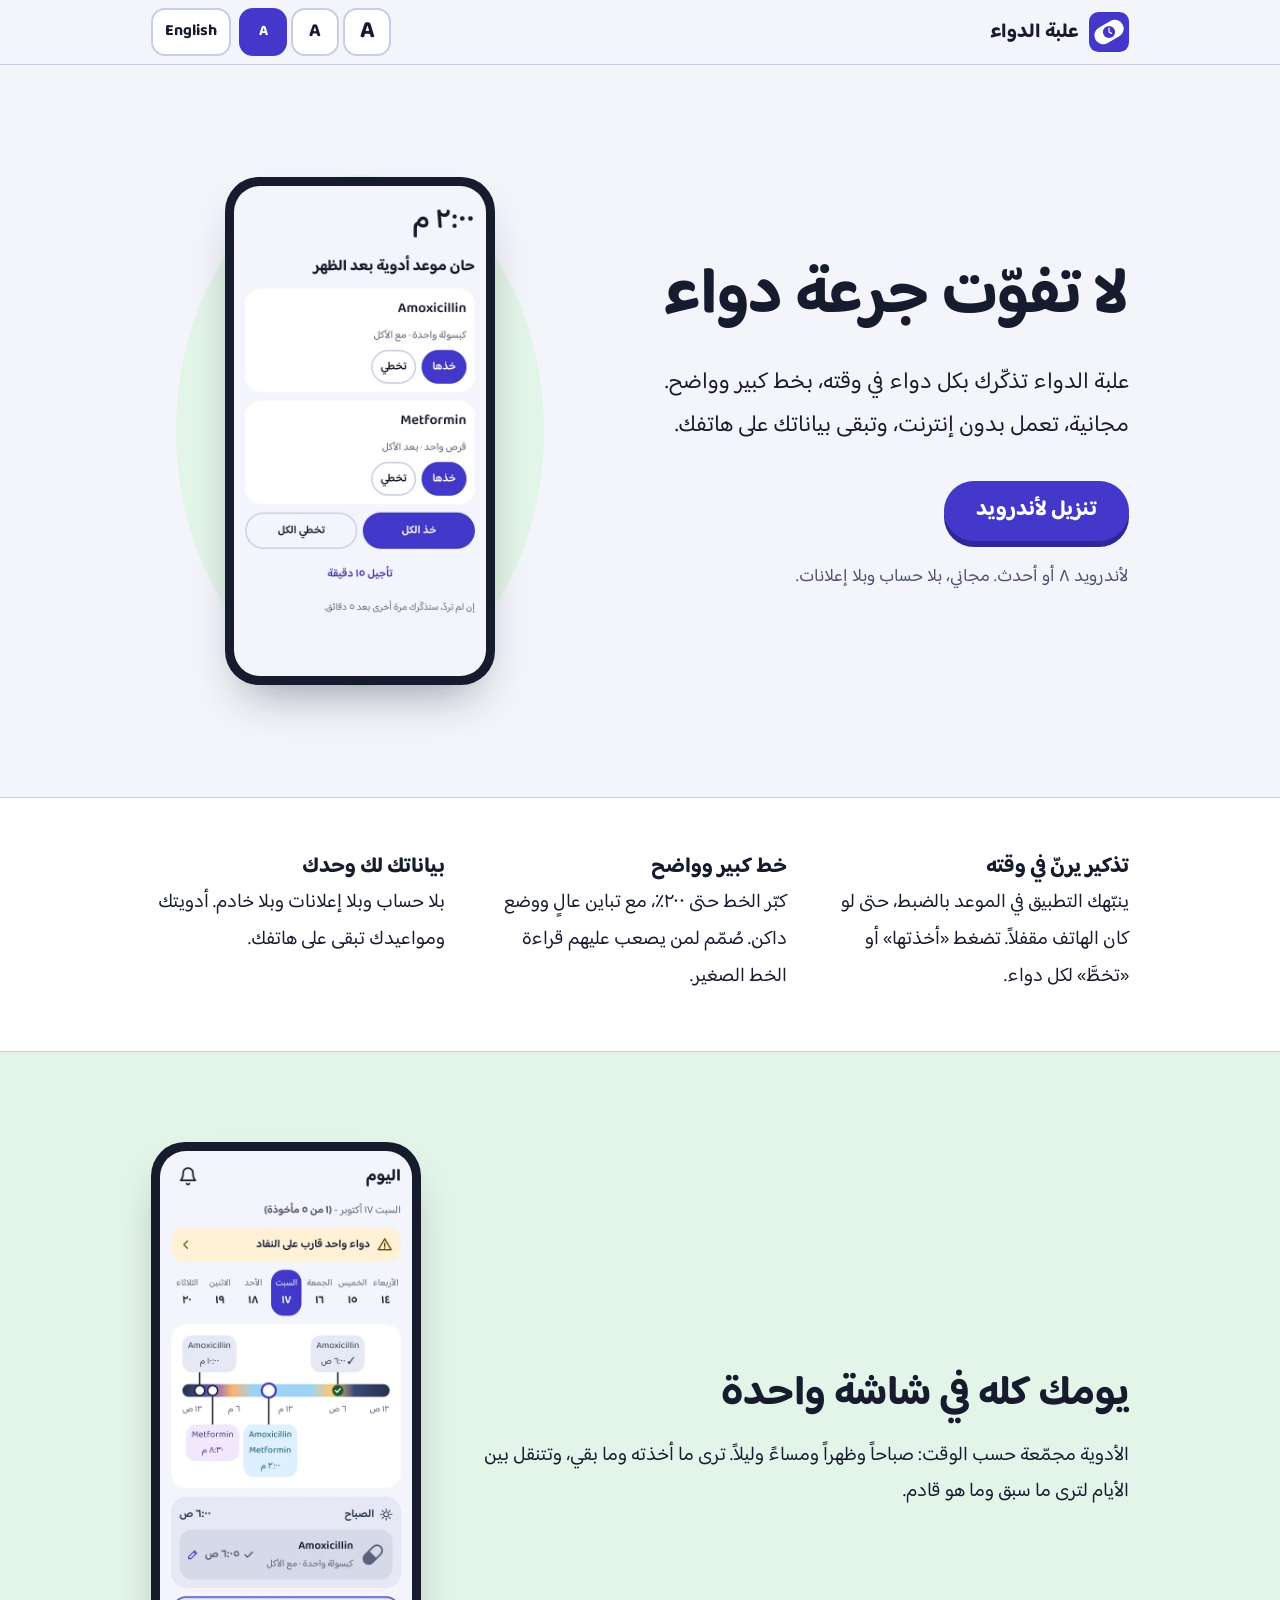
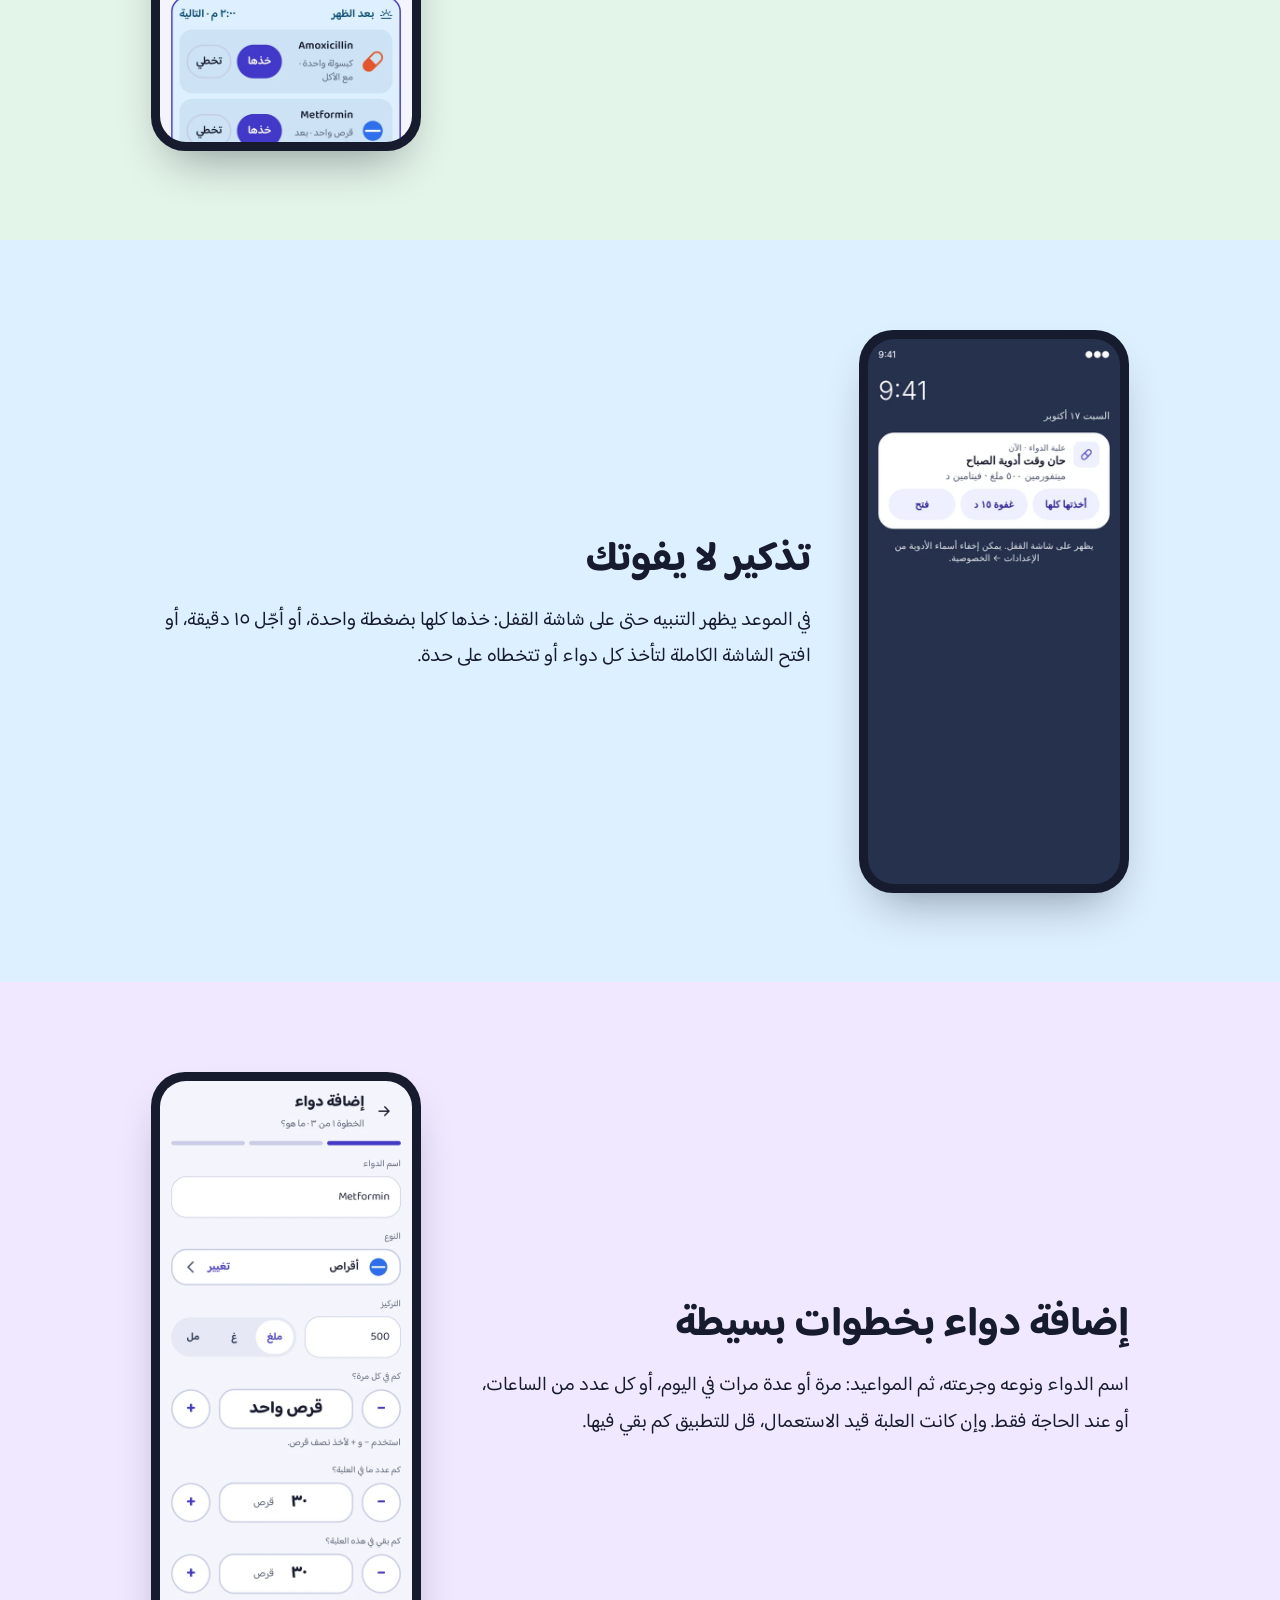
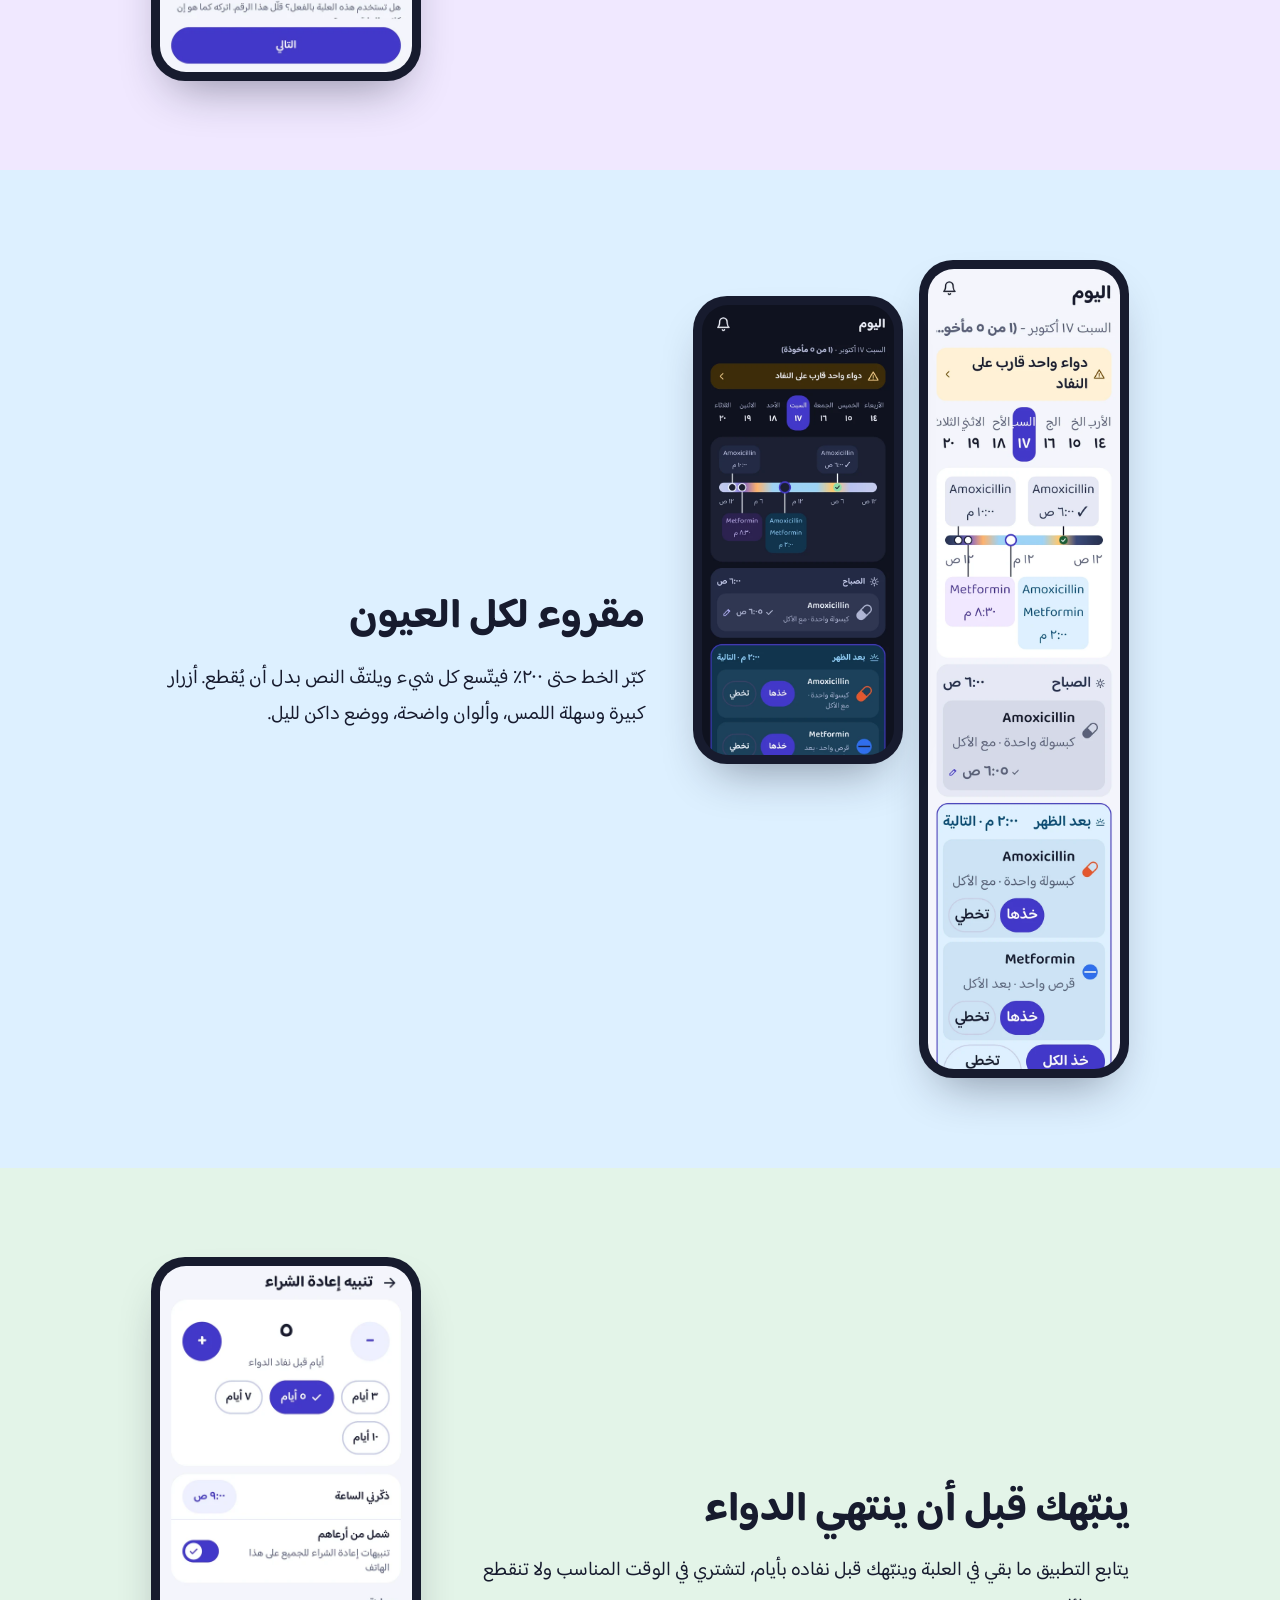
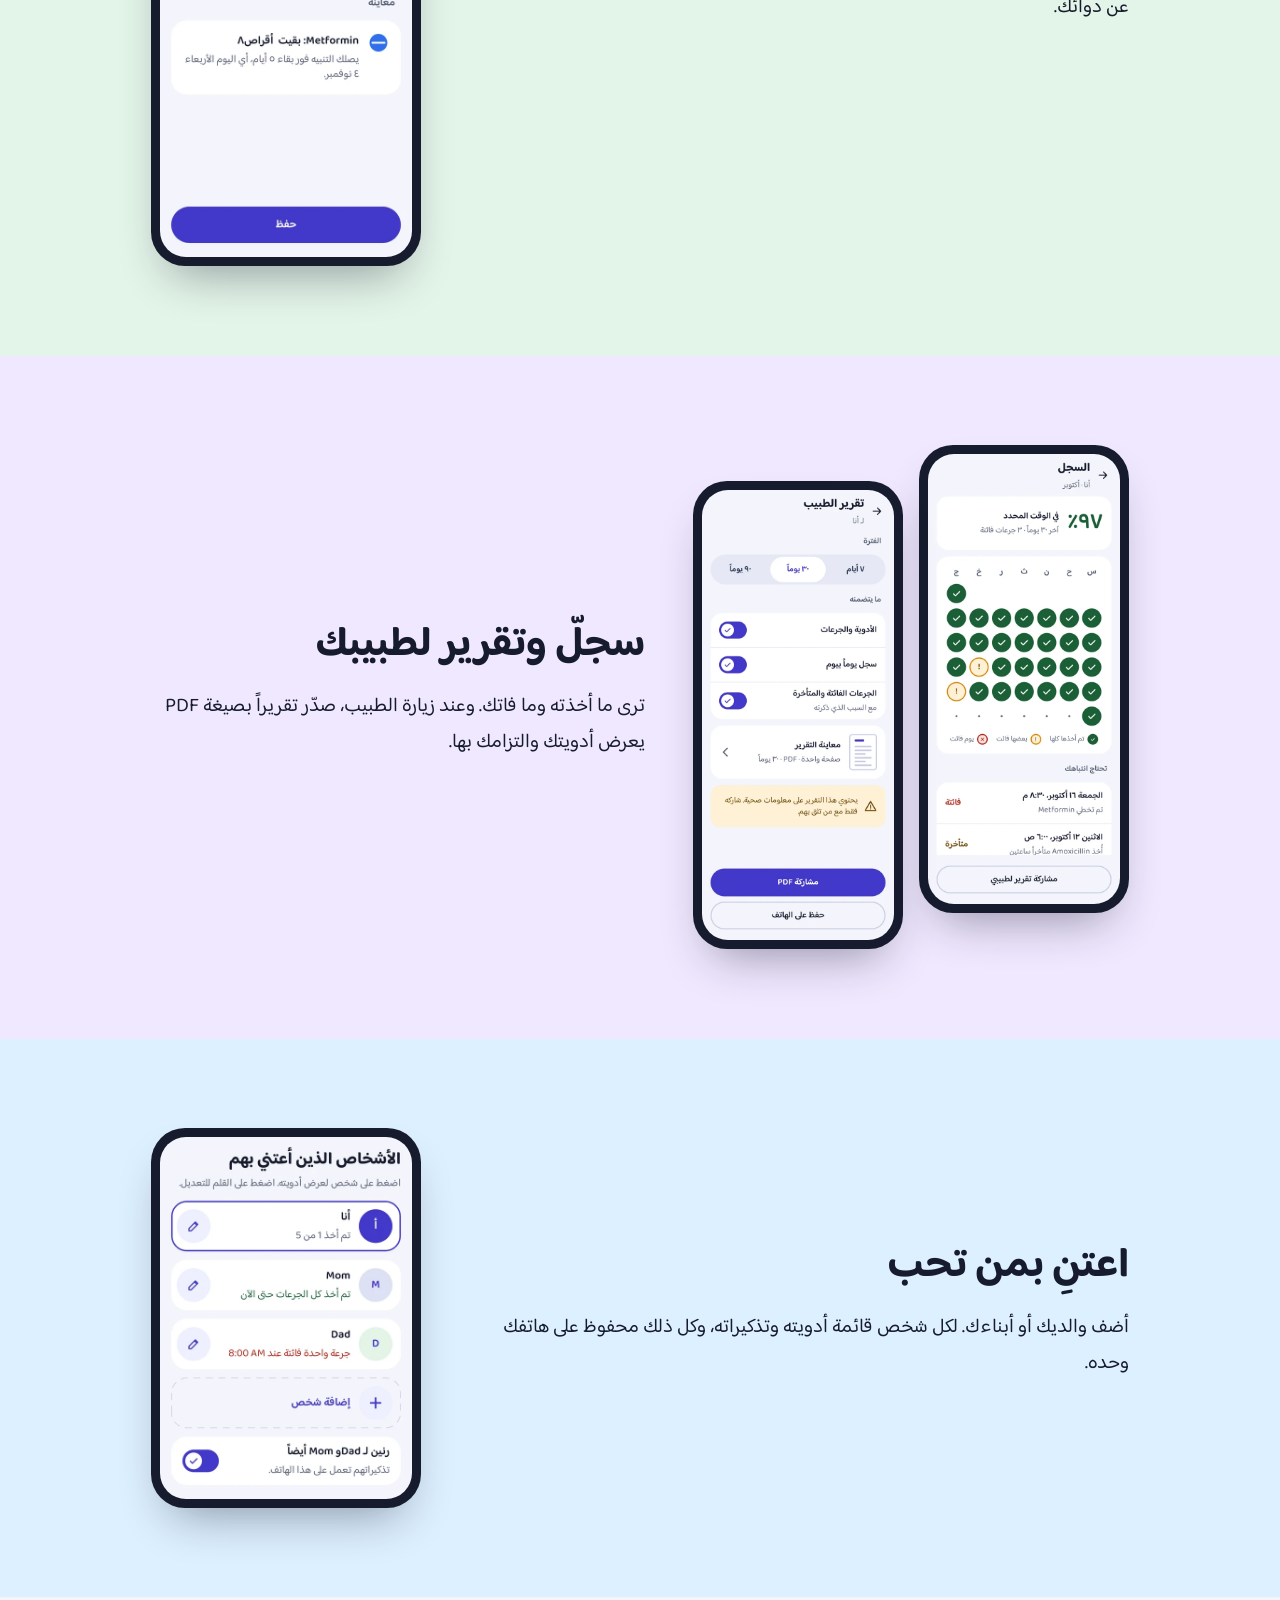
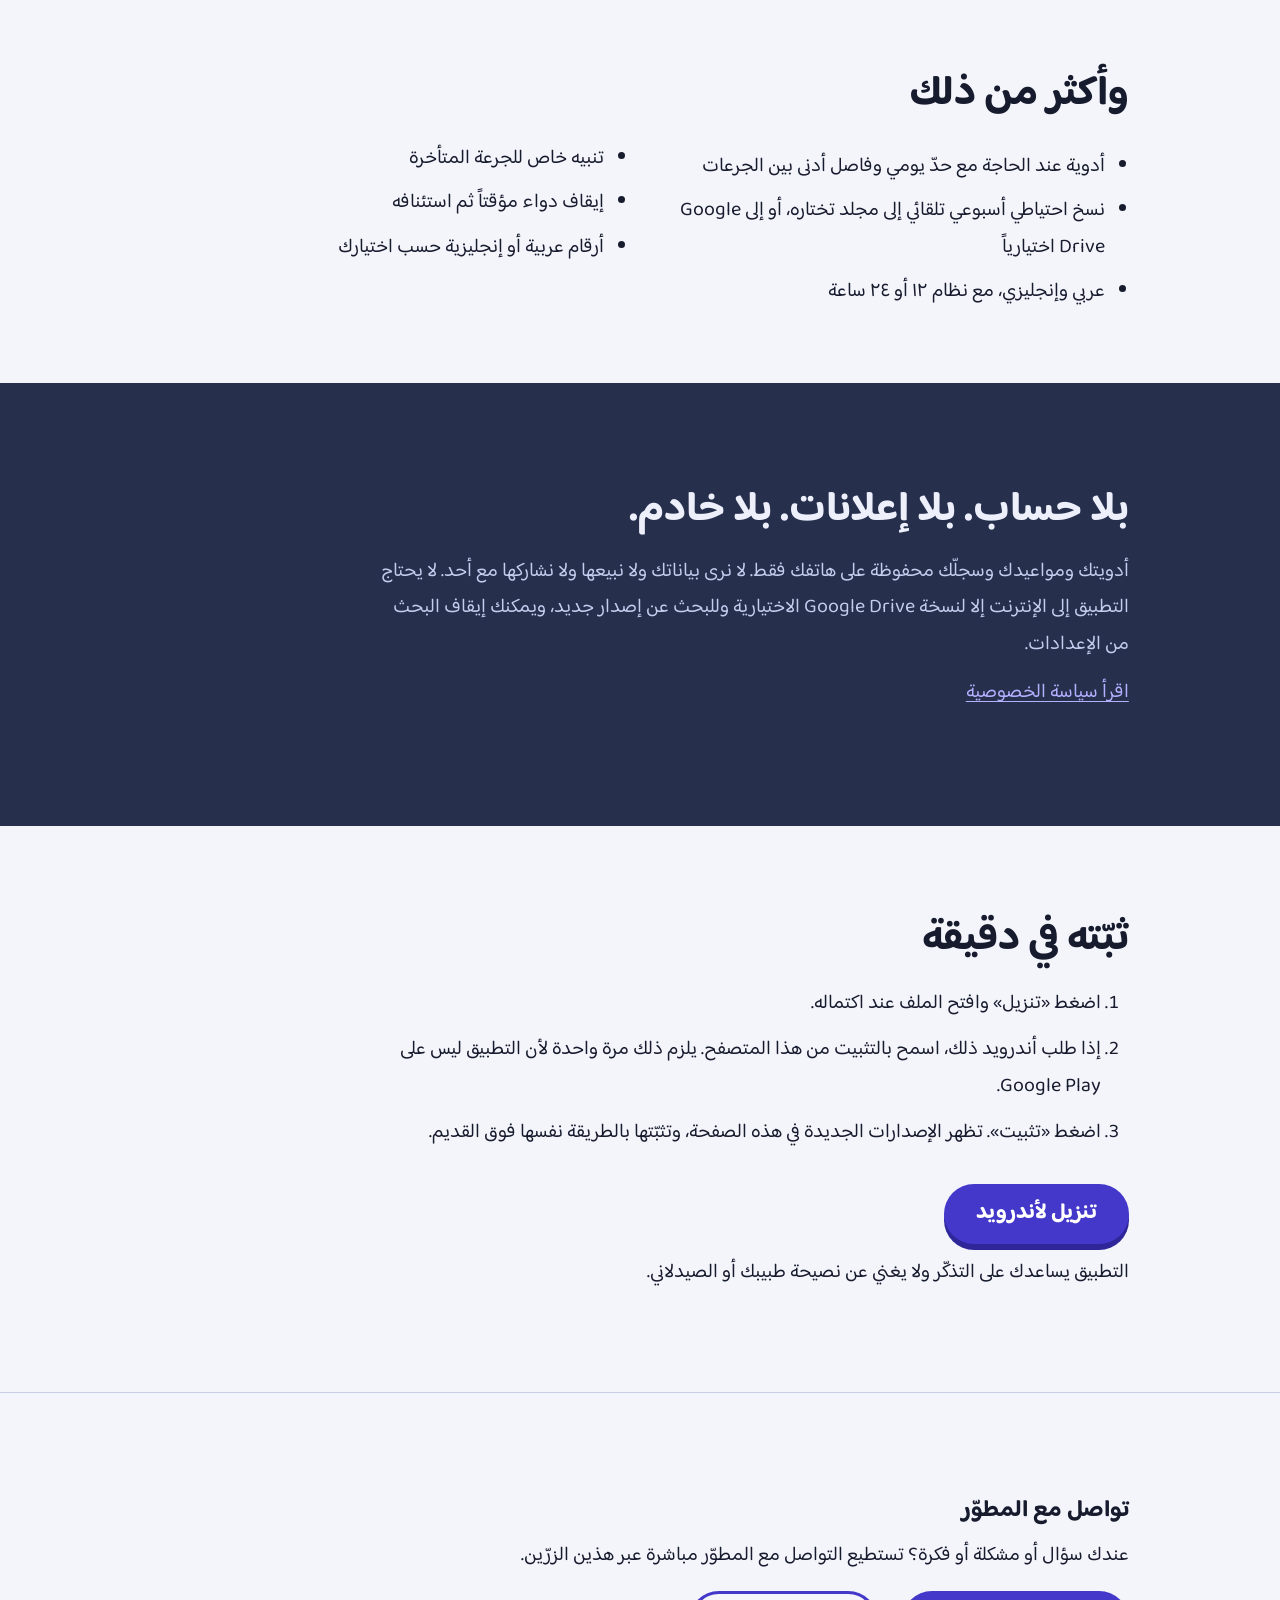
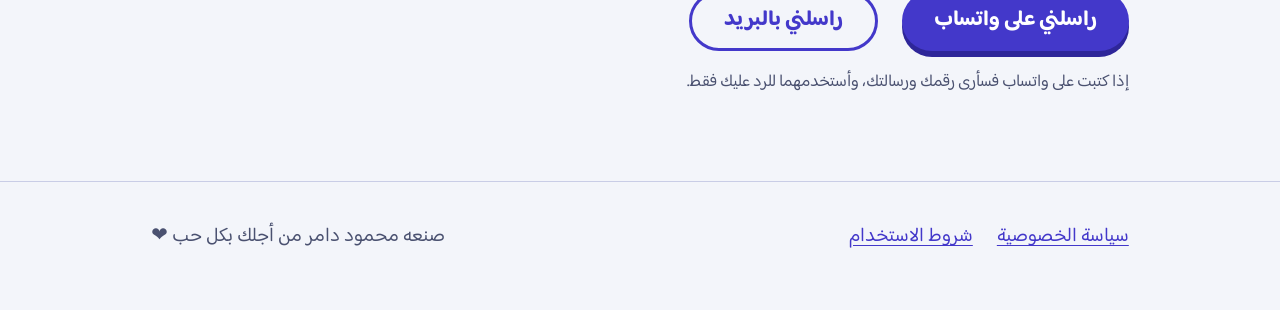
<file: site/index.html>
<!doctype html>
<html lang="ar" dir="rtl" data-lang="ar" data-title-ar="علبة الدواء - تذكير بالدواء بخط كبير وواضح" data-title-en="Pill Box - Medicine reminder with large, readable text">
<head>
<meta charset="utf-8">
<meta name="viewport" content="width=device-width,initial-scale=1">
<title>علبة الدواء - تذكير بالدواء بخط كبير وواضح</title>
<meta name="description" content="علبة الدواء تطبيق مجاني لتذكير الدواء على أندرويد. خط كبير وواضح، يعمل بدون إنترنت، وبياناتك تبقى على هاتفك.">
<meta property="og:title" content="علبة الدواء - تذكير بالدواء بخط كبير وواضح">
<meta property="og:description" content="علبة الدواء تطبيق مجاني لتذكير الدواء على أندرويد. خط كبير وواضح، يعمل بدون إنترنت، وبياناتك تبقى على هاتفك.">
<meta name="theme-color" content="#4338CA">
<link rel="preload" href="fonts/baloo.woff2" as="font" type="font/woff2" crossorigin>
<link rel="icon" href="logo.svg" type="image/svg+xml">
<link rel="stylesheet" href="style.css">
</head>
<body>
<header><div class="wrap">
<a class="brand" href="index.html"><img src="logo.svg" width="40" height="40" alt=""><span class="ar" lang="ar">علبة الدواء</span><span class="en" lang="en">Pill Box</span></a>
<div class="tools">
<div class="sizes" role="group" aria-label="Text size"><button type="button" aria-pressed="true">A</button><button type="button" aria-pressed="false">A</button><button type="button" aria-pressed="false">A</button></div>
<button type="button" id="lang" lang="en">English</button>
</div></div></header>
<main>
<section class="hero"><div class="wrap">
<div>
<h1 class="ar" lang="ar">لا تفوّت جرعة دواء</h1><h1 class="en" lang="en">Never miss a dose</h1>
<p class="ar lead" lang="ar">علبة الدواء تذكّرك بكل دواء في وقته، بخط كبير وواضح. مجانية، تعمل بدون إنترنت، وتبقى بياناتك على هاتفك.</p><p class="en lead" lang="en">Pill Box reminds you of every medicine on time, in large, readable text. It is free, works offline, and keeps your data on your phone.</p>
<a class="btn" href="https://github.com/m-damer/pillbox/releases/latest/download/PillBox.apk" download><span class="ar" lang="ar">تنزيل لأندرويد</span><span class="en" lang="en">Download for Android</span></a>
<p class="ar note" lang="ar">لأندرويد ٨ أو أحدث. مجاني، بلا حساب وبلا إعلانات.</p><p class="en note" lang="en">For Android 8 or newer. Free, no account, no ads.</p>
</div>
<div class="sun"><div class="phone"><img class="ar" src="img/ar/notification.webp" width="540" height="1050" alt="شاشة التذكير الكاملة عند موعد الدواء"><img class="en" src="img/en/notification.webp" width="540" height="1050" alt="The full-screen reminder when a dose is due"></div></div>
</div></section>

<section class="overview"><div class="wrap">
<div><h3 class="ar" lang="ar">تذكير يرنّ في وقته</h3><h3 class="en" lang="en">Reminders that ring on time</h3><p class="ar" lang="ar">ينبّهك التطبيق في الموعد بالضبط، حتى لو كان الهاتف مقفلاً. تضغط «أخذتها» أو «تخطَّ» لكل دواء.</p><p class="en" lang="en">The app alerts you at the exact time, even when the phone is locked. Tap Take or Skip for each medicine.</p></div>
<div><h3 class="ar" lang="ar">خط كبير وواضح</h3><h3 class="en" lang="en">Large, clear text</h3><p class="ar" lang="ar">كبّر الخط حتى ٢٠٠٪، مع تباين عالٍ ووضع داكن. صُمّم لمن يصعب عليهم قراءة الخط الصغير.</p><p class="en" lang="en">Enlarge the text up to 200%, with high contrast and a dark theme. Made for people who find small text hard to read.</p></div>
<div><h3 class="ar" lang="ar">بياناتك لك وحدك</h3><h3 class="en" lang="en">Your data stays yours</h3><p class="ar" lang="ar">بلا حساب وبلا إعلانات وبلا خادم. أدويتك ومواعيدك تبقى على هاتفك.</p><p class="en" lang="en">No account, no ads, no server. Your medicines and times stay on your phone.</p></div>
</div></section>
<section class="feature morning"><div class="wrap">
<div class="text"><h2 class="ar" lang="ar">يومك كله في شاشة واحدة</h2><h2 class="en" lang="en">Your whole day on one screen</h2><p class="ar" lang="ar">الأدوية مجمّعة حسب الوقت: صباحاً وظهراً ومساءً وليلاً. ترى ما أخذته وما بقي، وتتنقل بين الأيام لترى ما سبق وما هو قادم.</p><p class="en" lang="en">Medicines are grouped by time of day: morning, noon, evening and night. You see what you took and what is left, and you can move between days to look back or ahead.</p></div>
<div class="phone"><img class="ar" src="img/ar/today.webp" width="540" height="1266" alt="شاشة اليوم" loading="lazy"><img class="en" src="img/en/today.webp" width="540" height="1266" alt="The Today screen" loading="lazy"></div>
</div></section>
<section class="feature noon flip"><div class="wrap">
<div class="text"><h2 class="ar" lang="ar">تذكير لا يفوتك</h2><h2 class="en" lang="en">A reminder you cannot miss</h2><p class="ar" lang="ar">في الموعد يظهر التنبيه حتى على شاشة القفل: خذها كلها بضغطة واحدة، أو أجّل ١٥ دقيقة، أو افتح الشاشة الكاملة لتأخذ كل دواء أو تتخطاه على حدة.</p><p class="en" lang="en">At the exact time the alert appears, even on the lock screen: take everything with one tap, snooze for 15 minutes, or open the full screen to take or skip each medicine on its own.</p></div>
<div class="phone"><img class="ar" src="img/ar/notification-shade.webp" width="540" height="1168" alt="تنبيه الدواء على شاشة القفل" loading="lazy"><img class="en" src="img/en/notification-shade.webp" width="540" height="1168" alt="The medicine alert on the lock screen" loading="lazy"></div>
</div></section>
<section class="feature evening"><div class="wrap">
<div class="text"><h2 class="ar" lang="ar">إضافة دواء بخطوات بسيطة</h2><h2 class="en" lang="en">Add a medicine in a few simple steps</h2><p class="ar" lang="ar">اسم الدواء ونوعه وجرعته، ثم المواعيد: مرة أو عدة مرات في اليوم، أو كل عدد من الساعات، أو عند الحاجة فقط. وإن كانت العلبة قيد الاستعمال، قل للتطبيق كم بقي فيها.</p><p class="en" lang="en">The name, type and dose, then the times: once or several times a day, every few hours, or only when needed. If the box is already in use, tell the app how many are left.</p></div>
<div class="phone"><img class="ar" src="img/ar/add-med-1.webp" width="540" height="1266" alt="الخطوة الأولى من إضافة دواء" loading="lazy"><img class="en" src="img/en/add-med-1.webp" width="540" height="1266" alt="Step one of adding a medicine" loading="lazy"></div>
</div></section>
<section class="feature noon flip"><div class="wrap">
<div class="text"><h2 class="ar" lang="ar">مقروء لكل العيون</h2><h2 class="en" lang="en">Readable for every eye</h2><p class="ar" lang="ar">كبّر الخط حتى ٢٠٠٪ فيتّسع كل شيء ويلتفّ النص بدل أن يُقطع. أزرار كبيرة وسهلة اللمس، وألوان واضحة، ووضع داكن لليل.</p><p class="en" lang="en">Enlarge the text up to 200% and everything makes room: text wraps instead of being cut off. Large, easy-to-tap buttons, clear colours, and a dark theme for the evening.</p></div>
<div class="pair"><div class="phone"><img class="ar" src="img/ar/large-today.webp" width="540" height="2250" alt="شاشة اليوم بخط كبير جداً" loading="lazy"><img class="en" src="img/en/large-today.webp" width="540" height="2250" alt="The Today screen with very large text" loading="lazy"></div><div class="phone"><img class="ar" src="img/ar/today-dark.webp" width="540" height="1266" alt="شاشة اليوم في الوضع الداكن" loading="lazy"><img class="en" src="img/en/today-dark.webp" width="540" height="1266" alt="The Today screen in the dark theme" loading="lazy"></div></div>
</div></section>
<section class="feature morning"><div class="wrap">
<div class="text"><h2 class="ar" lang="ar">ينبّهك قبل أن ينتهي الدواء</h2><h2 class="en" lang="en">Warns you before a medicine runs out</h2><p class="ar" lang="ar">يتابع التطبيق ما بقي في العلبة وينبّهك قبل نفاده بأيام، لتشتري في الوقت المناسب ولا تنقطع عن دوائك.</p><p class="en" lang="en">The app keeps track of what is left in the box and warns you days before it runs out, so you can buy more in time.</p></div>
<div class="phone"><img class="ar" src="img/ar/refill-alert.webp" width="540" height="1266" alt="تنبيه قرب نفاد الدواء" loading="lazy"><img class="en" src="img/en/refill-alert.webp" width="540" height="1266" alt="The low-stock alert" loading="lazy"></div>
</div></section>
<section class="feature evening flip"><div class="wrap">
<div class="text"><h2 class="ar" lang="ar">سجلّ وتقرير لطبيبك</h2><h2 class="en" lang="en">A record and a report for your doctor</h2><p class="ar" lang="ar">ترى ما أخذته وما فاتك. وعند زيارة الطبيب، صدّر تقريراً بصيغة PDF يعرض أدويتك والتزامك بها.</p><p class="en" lang="en">See what you took and what you missed. Before a doctor's visit, export a PDF report of your medicines and how regularly you took them.</p></div>
<div class="pair"><div class="phone"><img class="ar" src="img/ar/history.webp" width="540" height="1266" alt="سجل الجرعات" loading="lazy"><img class="en" src="img/en/history.webp" width="540" height="1266" alt="The dose history" loading="lazy"></div><div class="phone"><img class="ar" src="img/ar/report-export.webp" width="540" height="1266" alt="تصدير تقرير للطبيب" loading="lazy"><img class="en" src="img/en/report-export.webp" width="540" height="1266" alt="Exporting a report for the doctor" loading="lazy"></div></div>
</div></section>
<section class="feature noon"><div class="wrap">
<div class="text"><h2 class="ar" lang="ar">اعتنِ بمن تحب</h2><h2 class="en" lang="en">Look after the people you love</h2><p class="ar" lang="ar">أضف والديك أو أبناءك. لكل شخص قائمة أدويته وتذكيراته، وكل ذلك محفوظ على هاتفك وحده.</p><p class="en" lang="en">Add your parents or children. Each person has their own medicines and reminders, all kept on your phone only.</p></div>
<div class="phone"><img class="ar" src="img/ar/family.webp" width="540" height="774" alt="قائمة أفراد العائلة" loading="lazy"><img class="en" src="img/en/family.webp" width="540" height="784" alt="The list of family members" loading="lazy"></div>
</div></section>
<section class="more"><div class="wrap">
<h2 class="ar" lang="ar">وأكثر من ذلك</h2><h2 class="en" lang="en">And more</h2>
<div class="ar" lang="ar"><ul><li>أدوية عند الحاجة مع حدّ يومي وفاصل أدنى بين الجرعات</li><li>نسخ احتياطي أسبوعي تلقائي إلى مجلد تختاره، أو إلى Google Drive اختيارياً</li><li>عربي وإنجليزي، مع نظام ١٢ أو ٢٤ ساعة</li><li>تنبيه خاص للجرعة المتأخرة</li><li>إيقاف دواء مؤقتاً ثم استئنافه</li><li>أرقام عربية أو إنجليزية حسب اختيارك</li></ul></div><div class="en" lang="en"><ul><li>As-needed medicines with a daily limit and a minimum gap between doses</li><li>Automatic weekly backup to a folder you choose, or optionally to Google Drive</li><li>Arabic and English, with 12 or 24-hour time</li><li>A special alert for a late dose</li><li>Pause a medicine, then resume it</li><li>Arabic or Western digits, as you prefer</li></ul></div>
</div></section>

<section class="night"><div class="wrap">
<h2 class="ar" lang="ar">بلا حساب. بلا إعلانات. بلا خادم.</h2><h2 class="en" lang="en">No account. No ads. No server.</h2>
<p class="ar" lang="ar">أدويتك ومواعيدك وسجلّك محفوظة على هاتفك فقط. لا نرى بياناتك ولا نبيعها ولا نشاركها مع أحد. لا يحتاج التطبيق إلى الإنترنت إلا لنسخة Google Drive الاختيارية وللبحث عن إصدار جديد، ويمكنك إيقاف البحث من الإعدادات.</p><p class="en" lang="en">Your medicines, times and history are saved on your phone only. We never see your data, sell it or share it. The app uses the internet only for the optional Google Drive backup and to look for a new version, and you can turn the update check off in Settings.</p>
<div class="ar" lang="ar"><p><a href='privacy.html'>اقرأ سياسة الخصوصية</a></p></div><div class="en" lang="en"><p><a href='privacy.html'>Read the privacy policy</a></p></div>
</div></section>

<section class="install"><div class="wrap">
<h2 class="ar" lang="ar">ثبّته في دقيقة</h2><h2 class="en" lang="en">Install it in a minute</h2>
<div class="ar" lang="ar"><ol><li>اضغط «تنزيل» وافتح الملف عند اكتماله.</li><li>إذا طلب أندرويد ذلك، اسمح بالتثبيت من هذا المتصفح. يلزم ذلك مرة واحدة لأن التطبيق ليس على Google Play.</li><li>اضغط «تثبيت». تظهر الإصدارات الجديدة في هذه الصفحة، وتثبّتها بالطريقة نفسها فوق القديم.</li></ol></div><div class="en" lang="en"><ol><li>Tap Download and open the file when it finishes.</li><li>If Android asks, allow installing from this browser. This is needed once, because Pill Box is not on Google Play.</li><li>Tap Install. New versions appear on this page, and you install them the same way, over the old one.</li></ol></div>
<div class="row"><a class="btn" href="https://github.com/m-damer/pillbox/releases/latest/download/PillBox.apk" download><span class="ar" lang="ar">تنزيل لأندرويد</span><span class="en" lang="en">Download for Android</span></a>
</div>
<div class="ar" lang="ar"><p class='note'>التطبيق يساعدك على التذكّر ولا يغني عن نصيحة طبيبك أو الصيدلاني.</p></div><div class="en" lang="en"><p class='note'>This app helps you remember. It does not replace advice from your doctor or pharmacist.</p></div>
</div></section>
<section class="reach"><div class="wrap"><div class="ar" lang="ar"><div class="contact"><h2>تواصل مع المطوّر</h2><p>عندك سؤال أو مشكلة أو فكرة؟ تستطيع التواصل مع المطوّر مباشرة عبر هذين الزرّين.</p><div class="row"><a class="btn" href="https://wa.me/963941874763?text=%D9%85%D8%B1%D8%AD%D8%A8%D8%A7%D9%8B%D8%8C%20%D9%84%D8%AF%D9%8A%20%D8%B3%D8%A4%D8%A7%D9%84%20%D8%B9%D9%86%20%D8%B9%D9%84%D8%A8%D8%A9%20%D8%A7%D9%84%D8%AF%D9%88%D8%A7%D8%A1" target="_blank" rel="noopener">راسلني على واتساب</a><a class="btn alt" href="mailto:damermahmoud@gmail.com?subject=%D8%B9%D9%84%D8%A8%D8%A9%20%D8%A7%D9%84%D8%AF%D9%88%D8%A7%D8%A1">راسلني بالبريد</a></div><p class="note">إذا كتبت على واتساب فسأرى رقمك ورسالتك، وأستخدمهما للرد عليك فقط.</p></div></div><div class="en" lang="en"><div class="contact"><h2>Contact the developer</h2><p>Have a question, a problem or an idea? You can reach the developer directly with these two buttons.</p><div class="row"><a class="btn" href="https://wa.me/963941874763?text=Hello%2C%20I%20have%20a%20question%20about%20Pill%20Box" target="_blank" rel="noopener">Message me on WhatsApp</a><a class="btn alt" href="mailto:damermahmoud@gmail.com?subject=Pill%20Box">Email me</a></div><p class="note">If you write on WhatsApp, I see your number and your message, and I use them only to reply to you.</p></div></div></div></section>
</main>
<footer><div class="wrap">
<nav><span class="ar" lang="ar"><a href='privacy.html'>سياسة الخصوصية</a></span><span class="en" lang="en"><a href='privacy.html'>Privacy policy</a></span><span class="ar" lang="ar"><a href='terms.html'>شروط الاستخدام</a></span><span class="en" lang="en"><a href='terms.html'>Terms of use</a></span></nav>
<div><span class="ar" lang="ar">صنعه محمود دامر من أجلك بكل حب ❤️</span><span class="en" lang="en">Made with ♥ by Mahmoud Damer</span></div>
</div></footer>
<script src="site.js"></script>
</body></html>
</file>
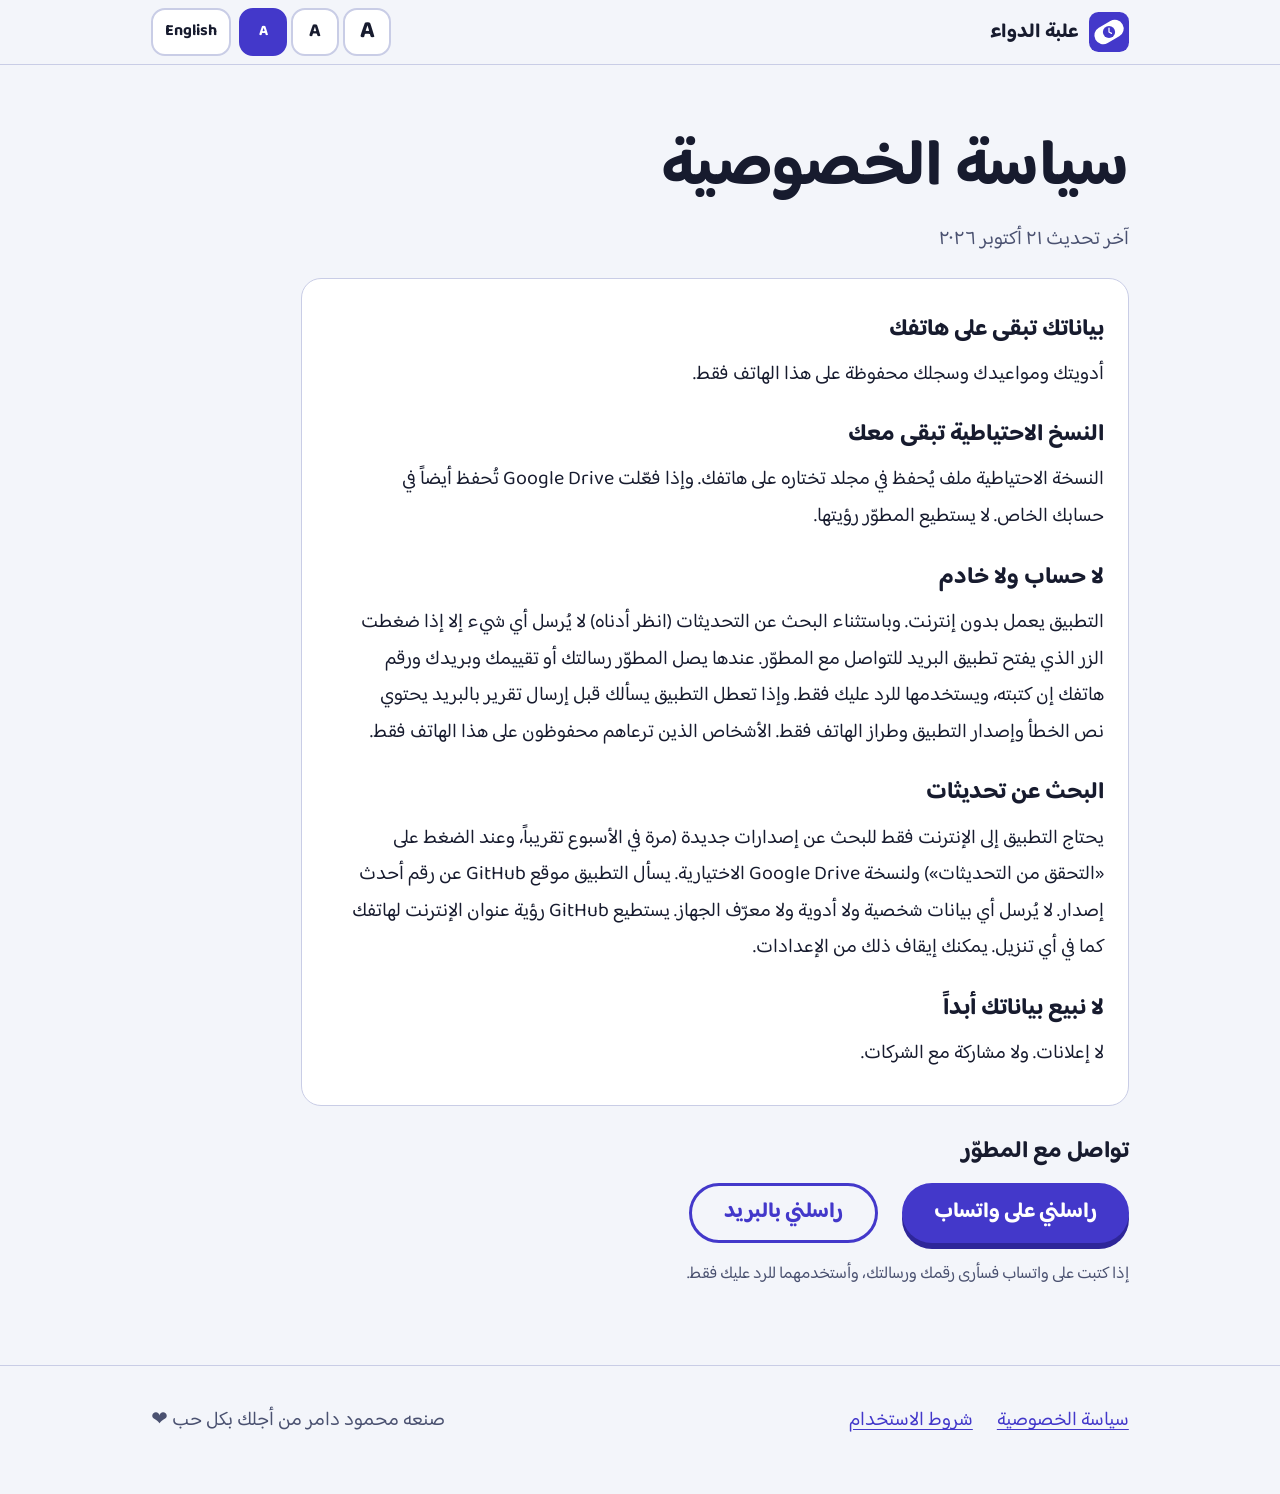
<file: site/privacy.html>
<!doctype html>
<html lang="ar" dir="rtl" data-lang="ar" data-title-ar="سياسة الخصوصية - علبة الدواء" data-title-en="Privacy policy - Pill Box">
<head>
<meta charset="utf-8">
<meta name="viewport" content="width=device-width,initial-scale=1">
<title>سياسة الخصوصية - علبة الدواء</title>
<meta name="description" content="سياسة الخصوصية">
<meta property="og:title" content="سياسة الخصوصية - علبة الدواء">
<meta property="og:description" content="سياسة الخصوصية">
<meta name="theme-color" content="#4338CA">
<link rel="preload" href="fonts/baloo.woff2" as="font" type="font/woff2" crossorigin>
<link rel="icon" href="logo.svg" type="image/svg+xml">
<link rel="stylesheet" href="style.css">
</head>
<body>
<header><div class="wrap">
<a class="brand" href="index.html"><img src="logo.svg" width="40" height="40" alt=""><span class="ar" lang="ar">علبة الدواء</span><span class="en" lang="en">Pill Box</span></a>
<div class="tools">
<div class="sizes" role="group" aria-label="Text size"><button type="button" aria-pressed="true">A</button><button type="button" aria-pressed="false">A</button><button type="button" aria-pressed="false">A</button></div>
<button type="button" id="lang" lang="en">English</button>
</div></div></header>
<main class="legal"><div class="wrap"><section class="ar" lang="ar"><h1>سياسة الخصوصية</h1><p class="muted">آخر تحديث ٢١ أكتوبر ٢٠٢٦</p><div class="card"><h2>بياناتك تبقى على هاتفك</h2><p>أدويتك ومواعيدك وسجلك محفوظة على هذا الهاتف فقط.</p><h2>النسخ الاحتياطية تبقى معك</h2><p>النسخة الاحتياطية ملف يُحفظ في مجلد تختاره على هاتفك. وإذا فعّلت Google Drive‏ تُحفظ أيضاً في حسابك الخاص. لا يستطيع المطوّر رؤيتها.</p><h2>لا حساب ولا خادم</h2><p>التطبيق يعمل بدون إنترنت. وباستثناء البحث عن التحديثات (انظر أدناه) لا يُرسل أي شيء إلا إذا ضغطت الزر الذي يفتح تطبيق البريد للتواصل مع المطوّر. عندها يصل المطوّر رسالتك أو تقييمك وبريدك ورقم هاتفك إن كتبته، ويستخدمها للرد عليك فقط. وإذا تعطل التطبيق يسألك قبل إرسال تقرير بالبريد يحتوي نص الخطأ وإصدار التطبيق وطراز الهاتف فقط. الأشخاص الذين ترعاهم محفوظون على هذا الهاتف فقط.</p><h2>البحث عن تحديثات</h2><p>يحتاج التطبيق إلى الإنترنت فقط للبحث عن إصدارات جديدة (مرة في الأسبوع تقريباً، وعند الضغط على «التحقق من التحديثات») ولنسخة Google Drive الاختيارية. يسأل التطبيق موقع GitHub عن رقم أحدث إصدار. لا يُرسل أي بيانات شخصية ولا أدوية ولا معرّف الجهاز. يستطيع GitHub رؤية عنوان الإنترنت لهاتفك كما في أي تنزيل. يمكنك إيقاف ذلك من الإعدادات.</p><h2>لا نبيع بياناتك أبداً</h2><p>لا إعلانات. ولا مشاركة مع الشركات.</p></div><div class="contact"><h2>تواصل مع المطوّر</h2><div class="row"><a class="btn" href="https://wa.me/963941874763?text=%D9%85%D8%B1%D8%AD%D8%A8%D8%A7%D9%8B%D8%8C%20%D9%84%D8%AF%D9%8A%20%D8%B3%D8%A4%D8%A7%D9%84%20%D8%B9%D9%86%20%D8%B9%D9%84%D8%A8%D8%A9%20%D8%A7%D9%84%D8%AF%D9%88%D8%A7%D8%A1" target="_blank" rel="noopener">راسلني على واتساب</a><a class="btn alt" href="mailto:damermahmoud@gmail.com?subject=%D8%B9%D9%84%D8%A8%D8%A9%20%D8%A7%D9%84%D8%AF%D9%88%D8%A7%D8%A1">راسلني بالبريد</a></div><p class="note">إذا كتبت على واتساب فسأرى رقمك ورسالتك، وأستخدمهما للرد عليك فقط.</p></div></section><section class="en" lang="en"><h1>Privacy policy</h1><p class="muted">Last updated 21 Oct 2026</p><div class="card"><h2>Your data stays on your phone</h2><p>Your medicines, times and history are saved on this phone only.</p><h2>Backups stay with you</h2><p>A backup is a file saved in a folder you pick on your phone. If you turn on Google Drive, it is also saved in your own Google Drive. The developer cannot see it.</p><h2>No account, no server</h2><p>Pill Box works offline. Apart from checking for updates (see below), nothing is sent unless you press the button that opens your email app to contact the developer. Then the developer receives your message or rating, your email, and your phone number if you typed it, and uses them only to reply. If the app crashes, it asks before sending a report by email, with the error text, app version and phone model only. The people you care for are saved only on this phone.</p><h2>Checking for updates</h2><p>Pill Box needs an internet connection only to look for new versions (about once a week, and when you press Check for updates) and for the optional Google Drive backup. The check asks GitHub for the latest version number. It sends no personal data, no medicines and no device ID. GitHub can see your phone&#x27;s internet address, as with any download. You can turn it off in Settings.</p><h2>We never sell your data</h2><p>No ads. No sharing with companies.</p></div><div class="contact"><h2>Contact the developer</h2><div class="row"><a class="btn" href="https://wa.me/963941874763?text=Hello%2C%20I%20have%20a%20question%20about%20Pill%20Box" target="_blank" rel="noopener">Message me on WhatsApp</a><a class="btn alt" href="mailto:damermahmoud@gmail.com?subject=Pill%20Box">Email me</a></div><p class="note">If you write on WhatsApp, I see your number and your message, and I use them only to reply to you.</p></div></section></div></main><footer><div class="wrap">
<nav><span class="ar" lang="ar"><a href='privacy.html'>سياسة الخصوصية</a></span><span class="en" lang="en"><a href='privacy.html'>Privacy policy</a></span><span class="ar" lang="ar"><a href='terms.html'>شروط الاستخدام</a></span><span class="en" lang="en"><a href='terms.html'>Terms of use</a></span></nav>
<div><span class="ar" lang="ar">صنعه محمود دامر من أجلك بكل حب ❤️</span><span class="en" lang="en">Made with ♥ by Mahmoud Damer</span></div>
</div></footer>
<script src="site.js"></script>
</body></html>
</file>
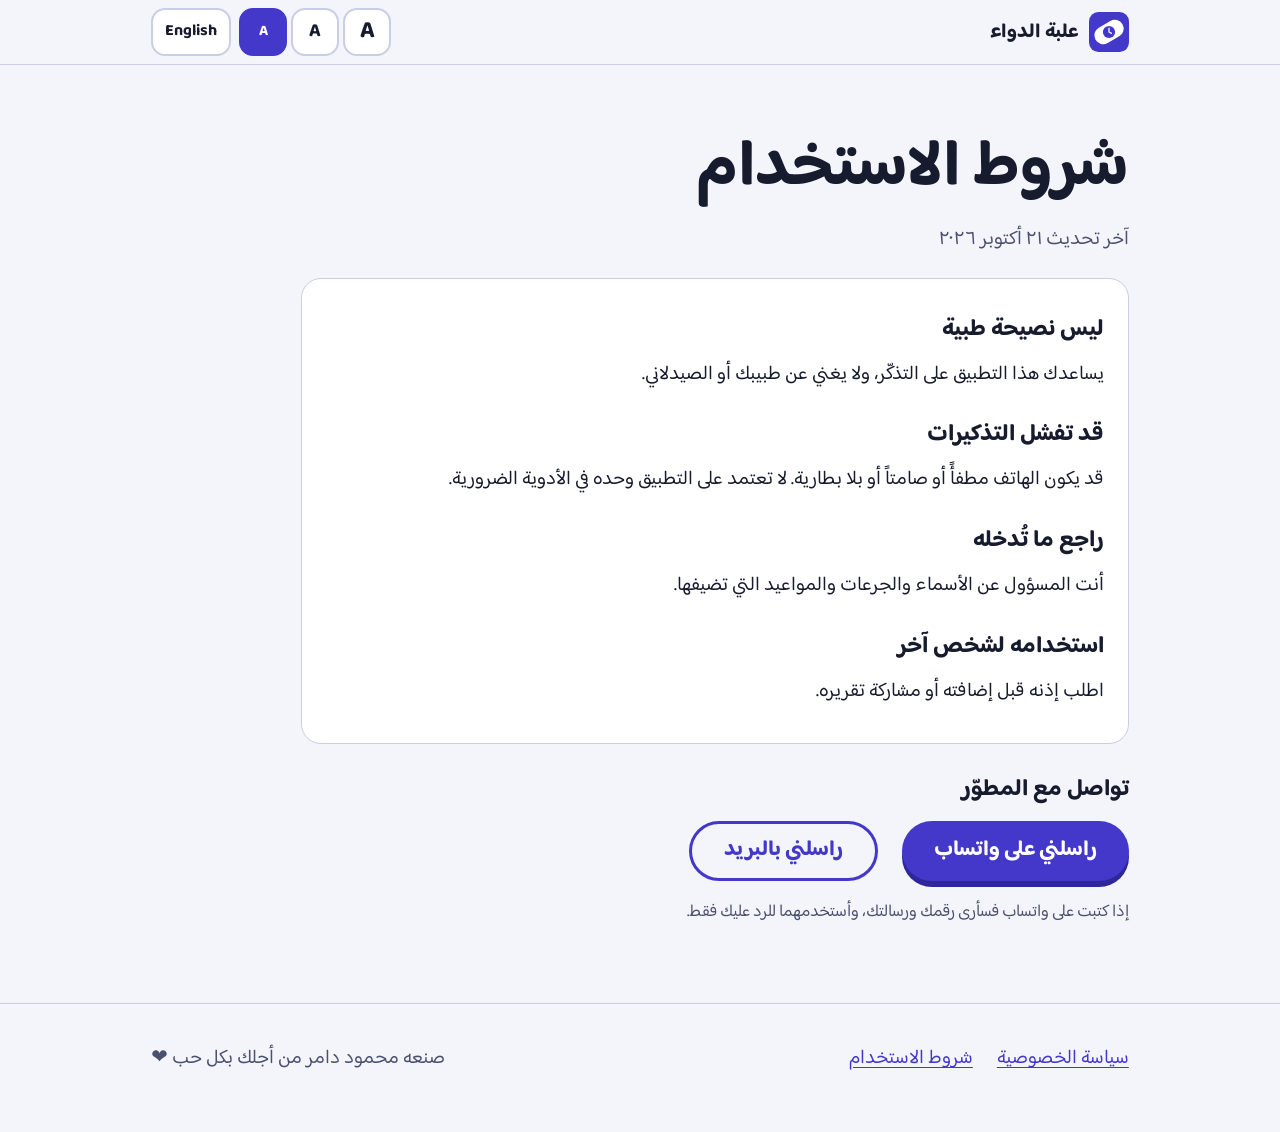
<file: site/terms.html>
<!doctype html>
<html lang="ar" dir="rtl" data-lang="ar" data-title-ar="شروط الاستخدام - علبة الدواء" data-title-en="Terms of use - Pill Box">
<head>
<meta charset="utf-8">
<meta name="viewport" content="width=device-width,initial-scale=1">
<title>شروط الاستخدام - علبة الدواء</title>
<meta name="description" content="شروط الاستخدام">
<meta property="og:title" content="شروط الاستخدام - علبة الدواء">
<meta property="og:description" content="شروط الاستخدام">
<meta name="theme-color" content="#4338CA">
<link rel="preload" href="fonts/baloo.woff2" as="font" type="font/woff2" crossorigin>
<link rel="icon" href="logo.svg" type="image/svg+xml">
<link rel="stylesheet" href="style.css">
</head>
<body>
<header><div class="wrap">
<a class="brand" href="index.html"><img src="logo.svg" width="40" height="40" alt=""><span class="ar" lang="ar">علبة الدواء</span><span class="en" lang="en">Pill Box</span></a>
<div class="tools">
<div class="sizes" role="group" aria-label="Text size"><button type="button" aria-pressed="true">A</button><button type="button" aria-pressed="false">A</button><button type="button" aria-pressed="false">A</button></div>
<button type="button" id="lang" lang="en">English</button>
</div></div></header>
<main class="legal"><div class="wrap"><section class="ar" lang="ar"><h1>شروط الاستخدام</h1><p class="muted">آخر تحديث ٢١ أكتوبر ٢٠٢٦</p><div class="card"><h2>ليس نصيحة طبية</h2><p>يساعدك هذا التطبيق على التذكّر، ولا يغني عن طبيبك أو الصيدلاني.</p><h2>قد تفشل التذكيرات</h2><p>قد يكون الهاتف مطفأً أو صامتاً أو بلا بطارية. لا تعتمد على التطبيق وحده في الأدوية الضرورية.</p><h2>راجع ما تُدخله</h2><p>أنت المسؤول عن الأسماء والجرعات والمواعيد التي تضيفها.</p><h2>استخدامه لشخص آخر</h2><p>اطلب إذنه قبل إضافته أو مشاركة تقريره.</p></div><div class="contact"><h2>تواصل مع المطوّر</h2><div class="row"><a class="btn" href="https://wa.me/963941874763?text=%D9%85%D8%B1%D8%AD%D8%A8%D8%A7%D9%8B%D8%8C%20%D9%84%D8%AF%D9%8A%20%D8%B3%D8%A4%D8%A7%D9%84%20%D8%B9%D9%86%20%D8%B9%D9%84%D8%A8%D8%A9%20%D8%A7%D9%84%D8%AF%D9%88%D8%A7%D8%A1" target="_blank" rel="noopener">راسلني على واتساب</a><a class="btn alt" href="mailto:damermahmoud@gmail.com?subject=%D8%B9%D9%84%D8%A8%D8%A9%20%D8%A7%D9%84%D8%AF%D9%88%D8%A7%D8%A1">راسلني بالبريد</a></div><p class="note">إذا كتبت على واتساب فسأرى رقمك ورسالتك، وأستخدمهما للرد عليك فقط.</p></div></section><section class="en" lang="en"><h1>Terms of use</h1><p class="muted">Last updated 21 Oct 2026</p><div class="card"><h2>Not medical advice</h2><p>This app helps you remember. It does not replace your doctor or pharmacist.</p><h2>Reminders can fail</h2><p>A phone can be off, muted or out of battery. Do not rely only on the app for critical medicines.</p><h2>Check what you enter</h2><p>You are responsible for the names, doses and times you add.</p><h2>Using it for someone else</h2><p>Ask their permission before you add them or share their report.</p></div><div class="contact"><h2>Contact the developer</h2><div class="row"><a class="btn" href="https://wa.me/963941874763?text=Hello%2C%20I%20have%20a%20question%20about%20Pill%20Box" target="_blank" rel="noopener">Message me on WhatsApp</a><a class="btn alt" href="mailto:damermahmoud@gmail.com?subject=Pill%20Box">Email me</a></div><p class="note">If you write on WhatsApp, I see your number and your message, and I use them only to reply to you.</p></div></section></div></main><footer><div class="wrap">
<nav><span class="ar" lang="ar"><a href='privacy.html'>سياسة الخصوصية</a></span><span class="en" lang="en"><a href='privacy.html'>Privacy policy</a></span><span class="ar" lang="ar"><a href='terms.html'>شروط الاستخدام</a></span><span class="en" lang="en"><a href='terms.html'>Terms of use</a></span></nav>
<div><span class="ar" lang="ar">صنعه محمود دامر من أجلك بكل حب ❤️</span><span class="en" lang="en">Made with ♥ by Mahmoud Damer</span></div>
</div></footer>
<script src="site.js"></script>
</body></html>
</file>
<file: site/style.css>
@font-face{font-family:"Baloo Bhaijaan 2";src:url(fonts/baloo.woff2) format("woff2");font-weight:400 700;font-display:swap}
@font-face{font-family:Inter;src:url(fonts/inter.woff2) format("woff2");font-weight:400 700;font-display:swap}
:root{
  --paper:#F3F5FA;--card:#fff;--ink:#171B2E;--muted:#4A5170;--primary:#4338CA;--on-primary:#fff;--line:#C9CDE6;
  --morning:#E3F4E8;--noon:#DDF0FF;--evening:#F0E8FF;--night:#26304D;--night-ink:#EDEFFA;--night-muted:#C5CCEE;
  --gap:clamp(20px,4vw,48px);
}
*{box-sizing:border-box}
html{font-size:112.5%;scroll-behavior:smooth}
html[data-size="1"]{font-size:137.5%}
html[data-size="2"]{font-size:162.5%}
html[data-lang=ar] .en,html[data-lang=en] .ar{display:none!important}
body{margin:0;background:var(--paper);color:var(--ink);line-height:1.7;font-size:1.1rem;font-family:Inter,"Baloo Bhaijaan 2",system-ui,sans-serif}
html[data-lang=ar] body{font-family:"Baloo Bhaijaan 2",Inter,system-ui,sans-serif;line-height:1.85}
img{max-width:100%;height:auto;display:block}
a{color:var(--primary);text-underline-offset:.2em}
a:focus-visible,button:focus-visible{outline:3px solid var(--primary);outline-offset:3px;border-radius:6px}
.wrap{max-width:1080px;margin:0 auto;padding-inline:max(16px,4vw)}
h1,h2,h3{line-height:1.25;margin:0;font-weight:700}
h1{font-size:clamp(2.2rem,6.5vw,3.6rem);letter-spacing:-.01em}
h2{font-size:clamp(1.6rem,4vw,2.3rem)}
h3{font-size:1.2rem}
p{margin:.6em 0;max-width:38em}

/* header */
header{font-size:16px;background:var(--paper);border-bottom:1px solid var(--line)}
@media (min-width:821px){header{position:sticky;top:0;z-index:5}}
header .wrap{display:flex;align-items:center;justify-content:space-between;gap:12px;min-height:64px;flex-wrap:wrap}
.brand{font-weight:700;font-size:20px;color:var(--ink);text-decoration:none;display:flex;align-items:center;gap:10px;min-height:48px}
.tools{display:flex;align-items:center;gap:8px;flex-wrap:wrap}
.sizes{direction:ltr;display:flex;gap:4px;align-items:center}
.tools button{min-width:48px;min-height:48px;border:2px solid var(--line);background:var(--card);color:var(--ink);border-radius:14px;font:inherit;font-weight:700;cursor:pointer;padding:0 12px}
.tools button[aria-pressed=true]{border-color:var(--primary);background:var(--primary);color:var(--on-primary)}
.sizes button:nth-child(1){font-size:15px}.sizes button:nth-child(2){font-size:19px}.sizes button:nth-child(3){font-size:24px}

/* buttons */
.btn{display:inline-flex;align-items:center;justify-content:center;min-height:60px;padding:0 32px;border-radius:999px;background:var(--primary);color:var(--on-primary);font-weight:700;font-size:1.2rem;text-decoration:none;box-shadow:0 6px 0 #2E2699;transition:transform .12s,box-shadow .12s}
.btn.alt{background:transparent;color:var(--primary);border:3px solid var(--primary);box-shadow:none}
.btn.alt:hover,.btn.alt:active{box-shadow:none}
.btn:hover{transform:translateY(2px);box-shadow:0 4px 0 #2E2699}
.btn:active{transform:translateY(6px);box-shadow:0 0 0 #2E2699}
.link{font-weight:700}

/* phone frames */
.phone{width:min(270px,64vw);flex:none;border-radius:34px;background:var(--ink);padding:9px;box-shadow:0 24px 48px -20px rgba(23,27,46,.45)}
.phone img{border-radius:26px;width:100%;background:#fff}
.pair{display:flex;gap:16px;align-items:flex-start;justify-content:center}
.pair .phone{width:min(210px,40vw)}
.pair .phone:nth-child(2){margin-top:36px}

/* hero */
.hero{padding-block:clamp(32px,7vw,88px)}
.hero .wrap{display:grid;grid-template-columns:1.1fr .9fr;gap:var(--gap);align-items:center}
.hero p.lead{font-size:1.3rem;margin-block:1em 1.4em}
.hero .note{color:var(--muted);font-size:1rem;margin-top:1.1em}
.sun{position:relative;display:grid;place-items:center;padding:24px}
.sun::before{content:"";position:absolute;inset:4% 6%;border-radius:50%;background:var(--morning)}
.sun .phone{position:relative}

/* overview */
.overview{background:var(--card);border-block:1px solid var(--line);padding-block:clamp(28px,5vw,56px)}
.overview .wrap{display:grid;grid-template-columns:repeat(3,1fr);gap:var(--gap)}
.overview h3{margin-bottom:.2em}
.overview p{margin:0}

/* features */
.feature{padding-block:clamp(40px,7vw,96px)}
.feature .wrap{display:flex;align-items:center;justify-content:space-between;gap:var(--gap)}
.feature.flip .wrap{flex-direction:row-reverse}
.feature .text{flex:1 1 0;min-width:0}
.feature h2{margin-bottom:.4em}
.feature.morning{background:var(--morning)}
.feature.noon{background:var(--noon)}
.feature.evening{background:var(--evening)}
.feature ul{padding-inline-start:1.2em;margin:.8em 0 0}
.feature li{margin:.3em 0}
.more{padding-block:clamp(36px,6vw,72px)}
.more ul{columns:2;column-gap:var(--gap);padding-inline-start:1.2em;margin:1em 0 0}
.more li{margin:.4em 0;break-inside:avoid}

/* night */
.night{background:var(--night);color:var(--night-ink);padding-block:clamp(44px,8vw,104px)}
.night a{color:#B4AFFF}
.night p{color:var(--night-muted)}
.night h2{margin-bottom:.4em}

/* install */
.install{padding-block:clamp(40px,7vw,88px)}
.install ol{padding-inline-start:1.4em;margin:1em 0 1.6em}
.install li{margin:.5em 0;max-width:36em}
.install .row{display:flex;flex-wrap:wrap;gap:20px 28px;align-items:center}

footer{border-top:1px solid var(--line);padding-block:32px 48px;color:var(--muted)}
footer .wrap{display:flex;flex-wrap:wrap;gap:12px 32px;justify-content:space-between;align-items:center}
footer nav{display:flex;flex-wrap:wrap;gap:4px 24px}
footer nav a{min-height:48px;display:inline-flex;align-items:center}

/* legal pages */
.legal{padding-block:clamp(28px,6vw,64px)}
.legal .card{background:var(--card);border:1px solid var(--line);border-radius:20px;padding:8px 24px 20px;margin-top:20px;max-width:46rem}
.legal h2{font-size:1.3rem;margin:1.2em 0 .1em}
.legal .muted{color:var(--muted)}

@media (max-width:820px){
  .hero .wrap{grid-template-columns:1fr}
  .hero .sun{order:2}
  .overview .wrap{grid-template-columns:1fr}
  .feature .wrap,.feature.flip .wrap{flex-direction:column;align-items:stretch}
  .feature .phone,.feature .pair{align-self:center}
  .more ul{columns:1}
}
@media (prefers-reduced-motion:reduce){html{scroll-behavior:auto}.btn{transition:none}}

.contact{margin-top:32px;max-width:46rem}
.contact h2{font-size:1.3rem;margin:0 0 .3em}
.contact .row{display:flex;flex-wrap:wrap;gap:20px 24px;margin:16px 0}
.contact .note{color:var(--muted);font-size:.95rem;max-width:36em}
.reach{padding-block:clamp(36px,6vw,72px);border-top:1px solid var(--line)}
</file>
